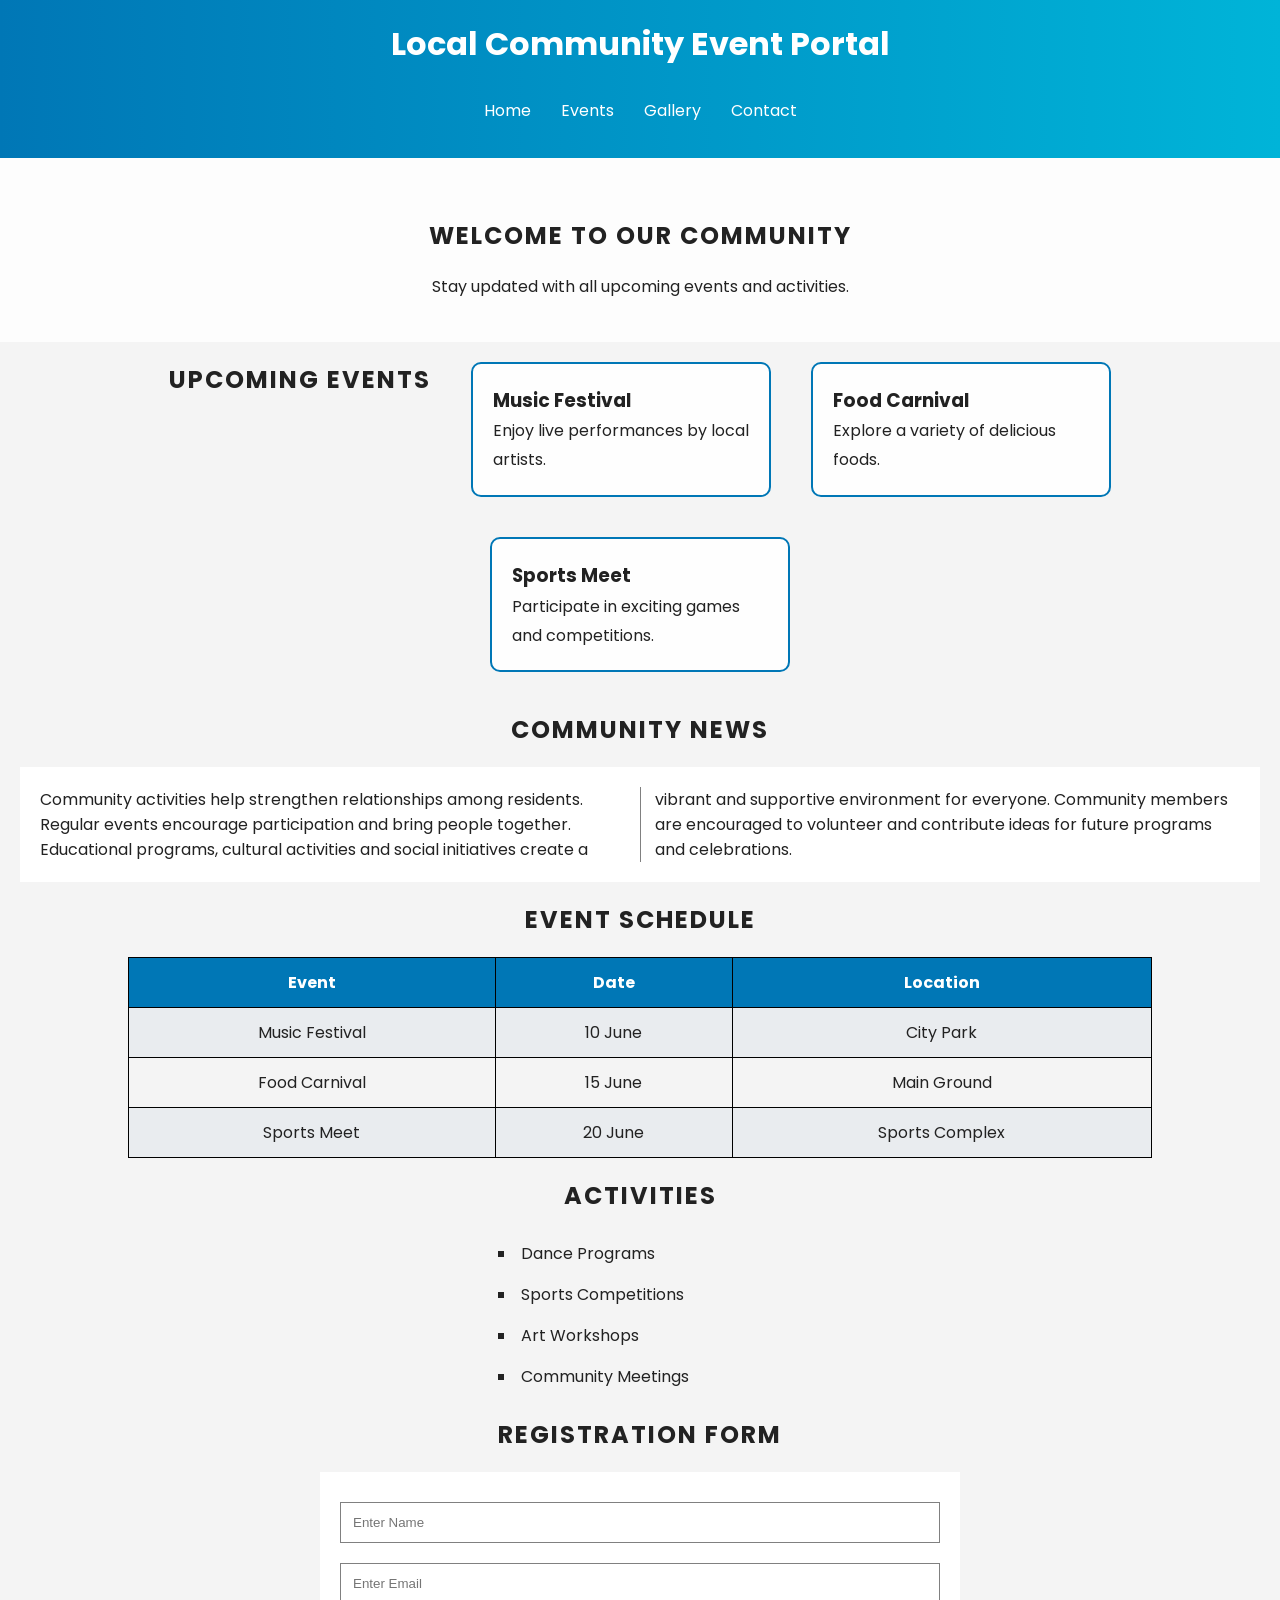
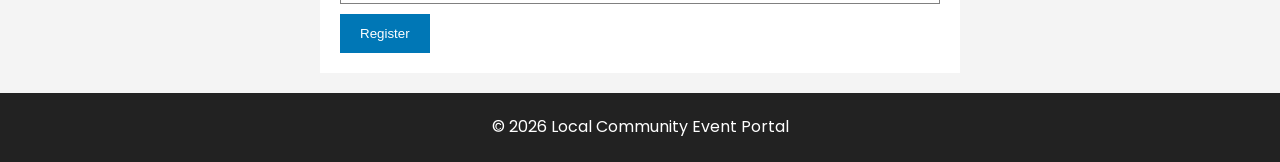
<file: M1-CSS3/index.html>
<!DOCTYPE html>
<html lang="en">
<head>
    <meta charset="UTF-8">
    <meta name="viewport" content="width=device-width, initial-scale=1.0">
    <title>Local Community Event Portal</title>
    <link rel="stylesheet" href="styles.css">
</head>
<body>

<header id="mainHeader">
    <h1>Local Community Event Portal</h1>
    <nav>
        <ul class="navMenu">
            <li><a href="#">Home</a></li>
            <li><a href="#">Events</a></li>
            <li><a href="#">Gallery</a></li>
            <li><a href="#">Contact</a></li>
        </ul>
    </nav>
</header>

<section class="banner">
    <h2>Welcome to Our Community</h2>
    <p>Stay updated with all upcoming events and activities.</p>
</section>

<section class="events">
    <h2>Upcoming Events</h2>

    <div class="eventCard">
        <h3>Music Festival</h3>
        <p>Enjoy live performances by local artists.</p>
    </div>

    <div class="eventCard">
        <h3>Food Carnival</h3>
        <p>Explore a variety of delicious foods.</p>
    </div>

    <div class="eventCard">
        <h3>Sports Meet</h3>
        <p>Participate in exciting games and competitions.</p>
    </div>
</section>

<section>
    <h2>Community News</h2>

    <div class="news">
        Community activities help strengthen relationships among residents.
        Regular events encourage participation and bring people together.
        Educational programs, cultural activities and social initiatives
        create a vibrant and supportive environment for everyone. Community
        members are encouraged to volunteer and contribute ideas for future
        programs and celebrations.
    </div>
</section>

<section>
    <h2>Event Schedule</h2>

    <table>
        <tr>
            <th>Event</th>
            <th>Date</th>
            <th>Location</th>
        </tr>

        <tr>
            <td>Music Festival</td>
            <td>10 June</td>
            <td>City Park</td>
        </tr>

        <tr>
            <td>Food Carnival</td>
            <td>15 June</td>
            <td>Main Ground</td>
        </tr>

        <tr>
            <td>Sports Meet</td>
            <td>20 June</td>
            <td>Sports Complex</td>
        </tr>
    </table>
</section>

<section>
    <h2>Activities</h2>

    <ul class="activityList">
        <li>Dance Programs</li>
        <li>Sports Competitions</li>
        <li>Art Workshops</li>
        <li>Community Meetings</li>
    </ul>
</section>

<section>
    <h2>Registration Form</h2>

    <form>
        <input type="text" placeholder="Enter Name" class="formInput">

        <input type="email" placeholder="Enter Email" class="formInput">

        <input type="submit" value="Register" class="btn">
    </form>
</section>

<footer>
    <p>© 2026 Local Community Event Portal</p>
</footer>

</body>
</html>
</file>
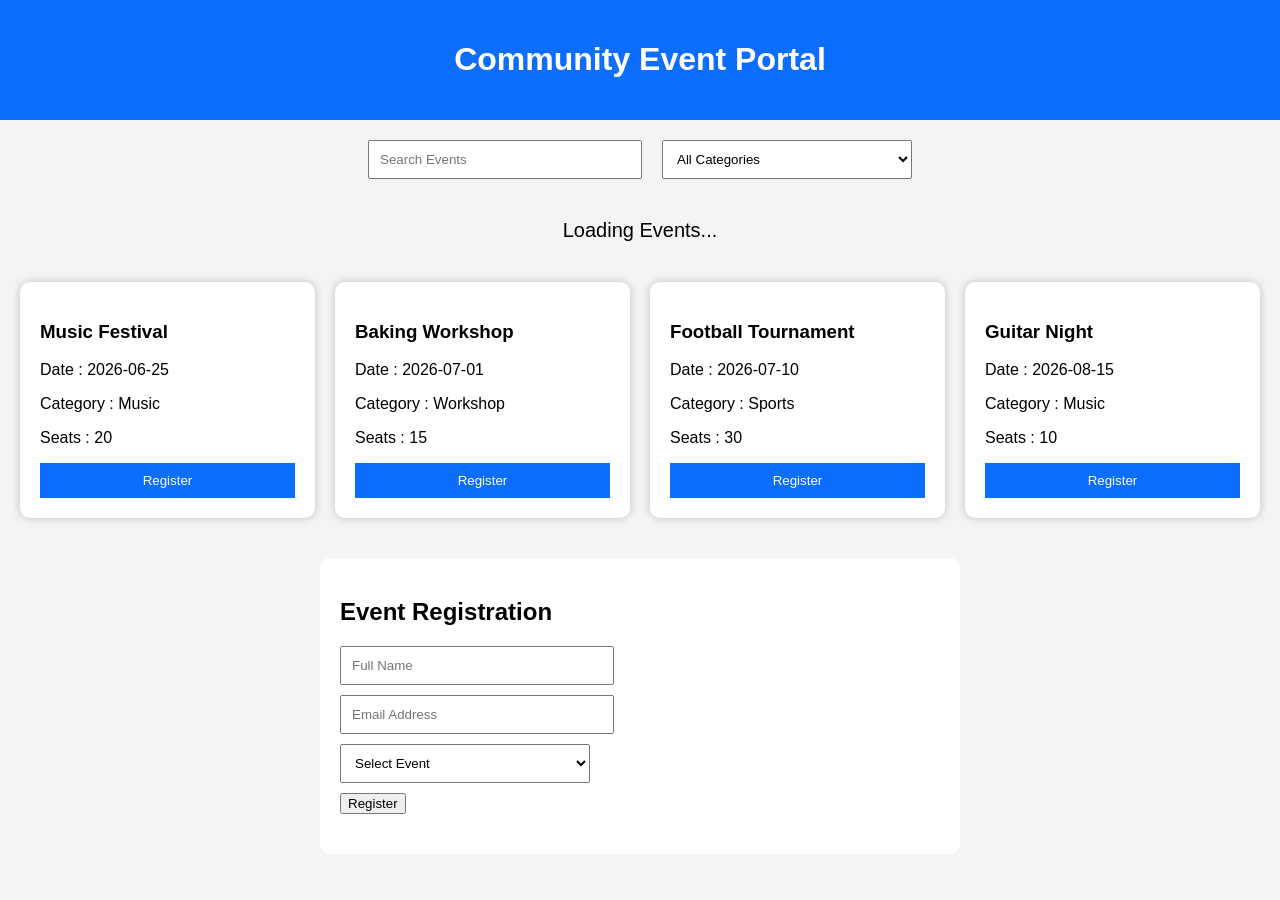
<file: M1-JavaScript/index.html>
<!DOCTYPE html>
<html lang="en">

<head>
<meta charset="UTF-8">
<meta name="viewport" content="width=device-width, initial-scale=1.0">
<title>Community Event Portal</title>
<link rel="stylesheet" href="style.css">
</head>

<body>

<header>
<h1>Community Event Portal</h1>
</header>

<section class="controls">

<input
type="text"
id="searchBox"
placeholder="Search Events">

<select id="categoryFilter">

<option value="All">All Categories</option>
<option value="Music">Music</option>
<option value="Workshop">Workshop</option>
<option value="Sports">Sports</option>

</select>

</section>

<div id="loading">
Loading Events...
</div>

<section id="eventsContainer">

</section>

<section class="form-section">

<h2>Event Registration</h2>

<form id="registrationForm">

<input
type="text"
name="name"
placeholder="Full Name">

<span class="error" id="nameError"></span>

<input
type="email"
name="email"
placeholder="Email Address">

<span class="error" id="emailError"></span>

<select name="event">

<option value="">Select Event</option>

</select>

<span class="error" id="eventError"></span>

<button type="submit" id="registerBtn">
Register
</button>

</form>

<div id="message"></div>

</section>

<script src="main.js"></script>

</body>
</html>
</file>
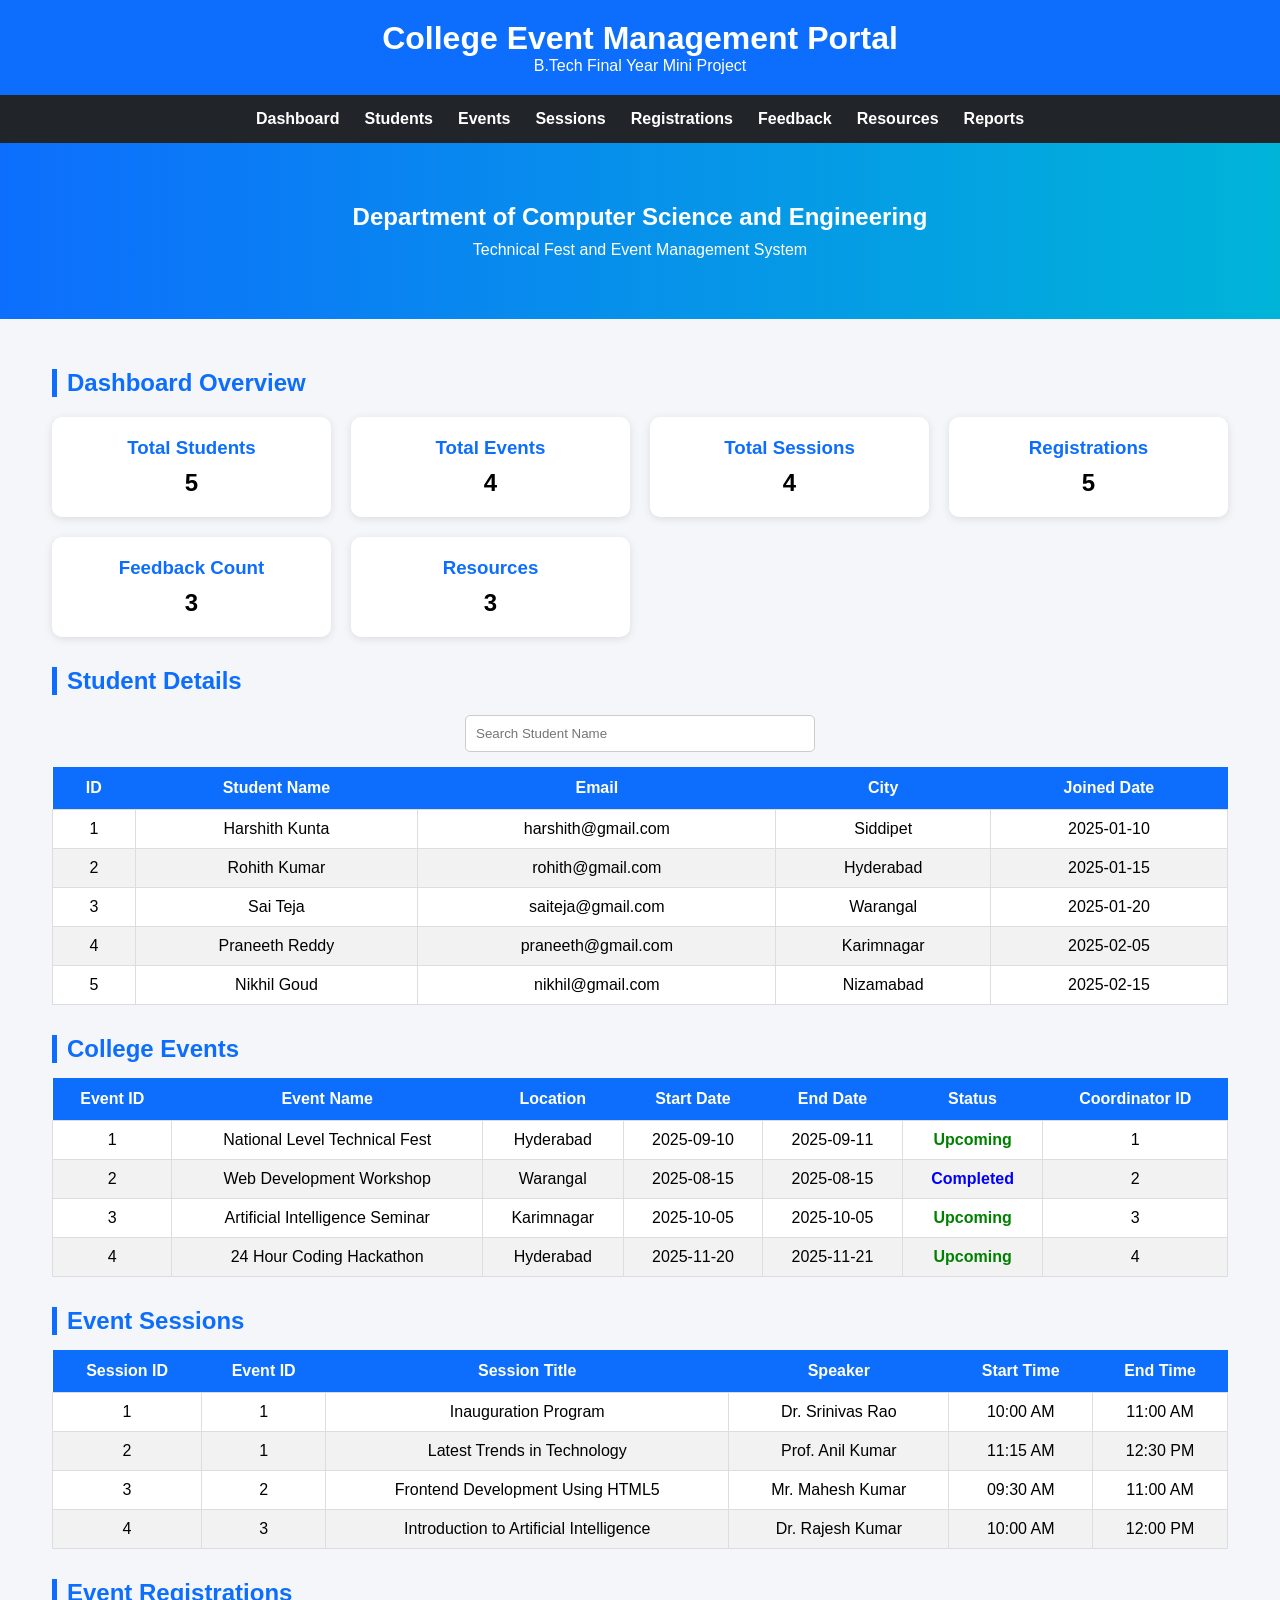
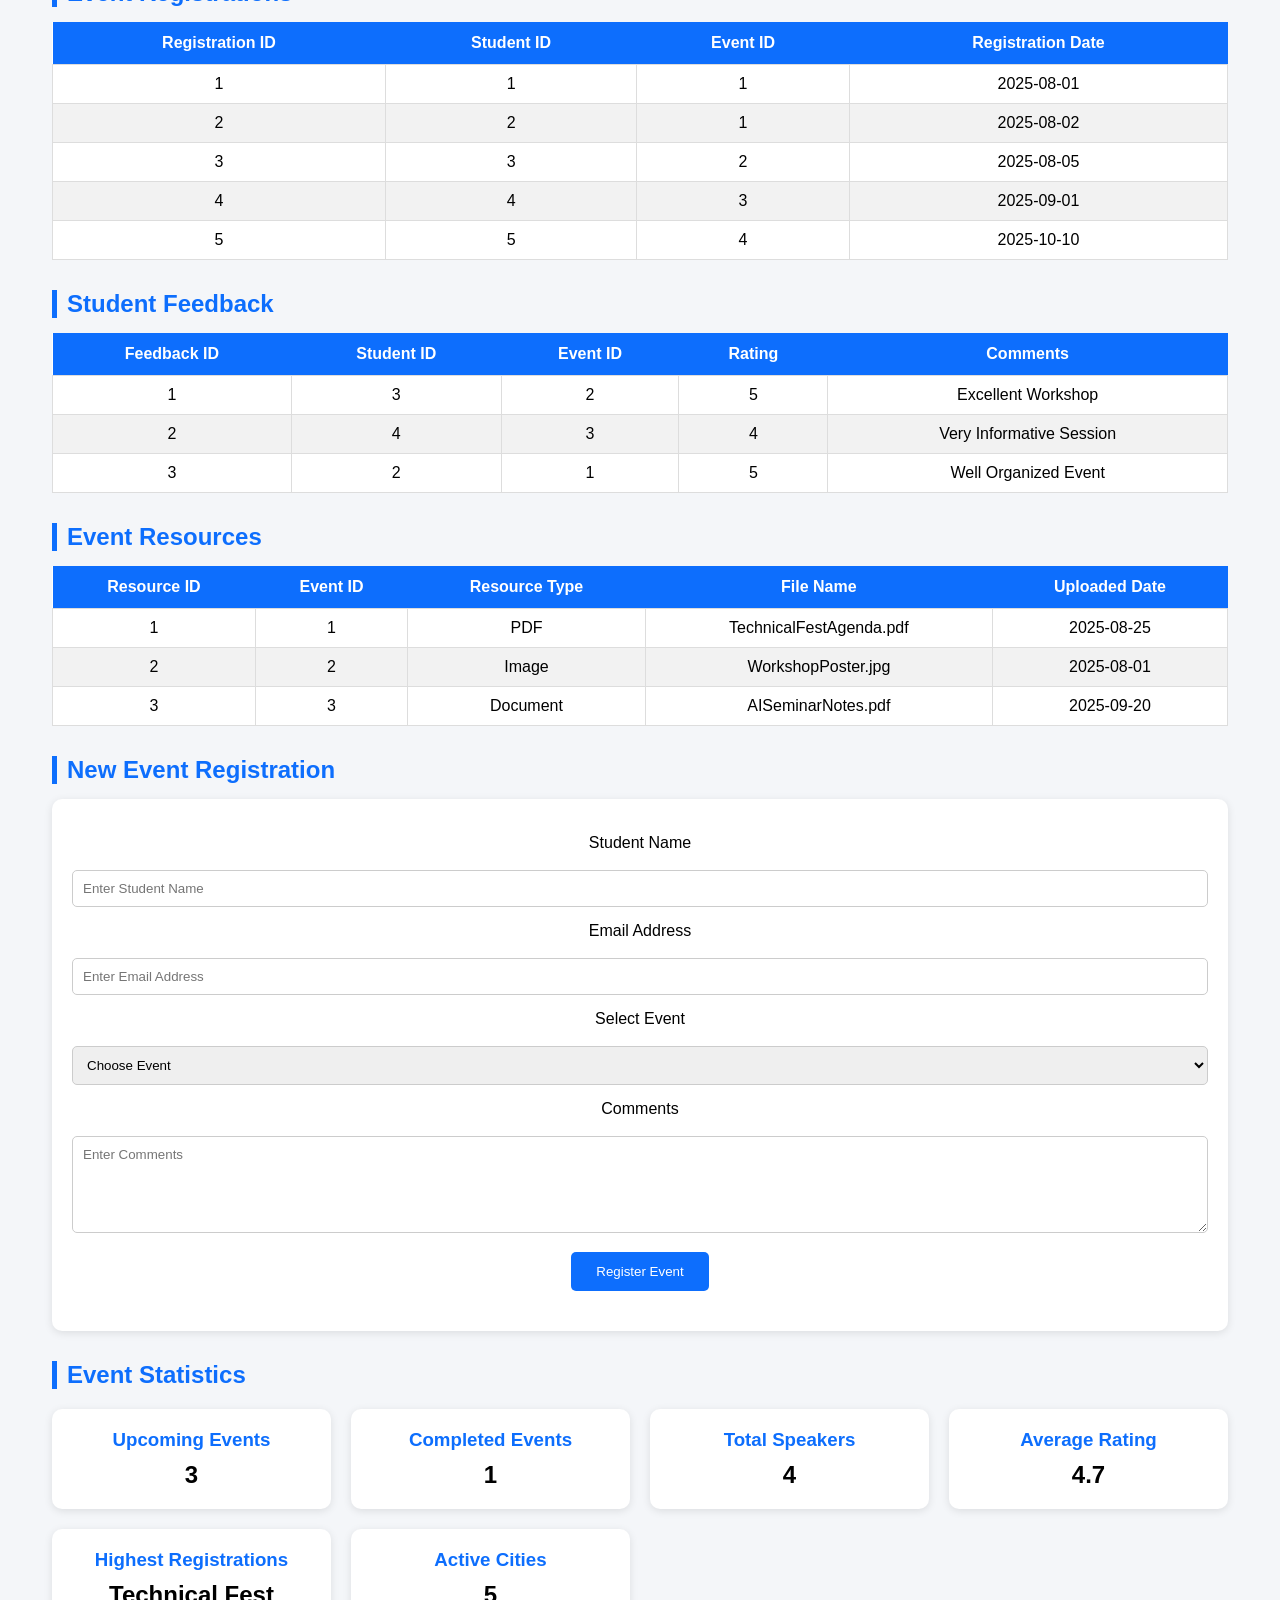
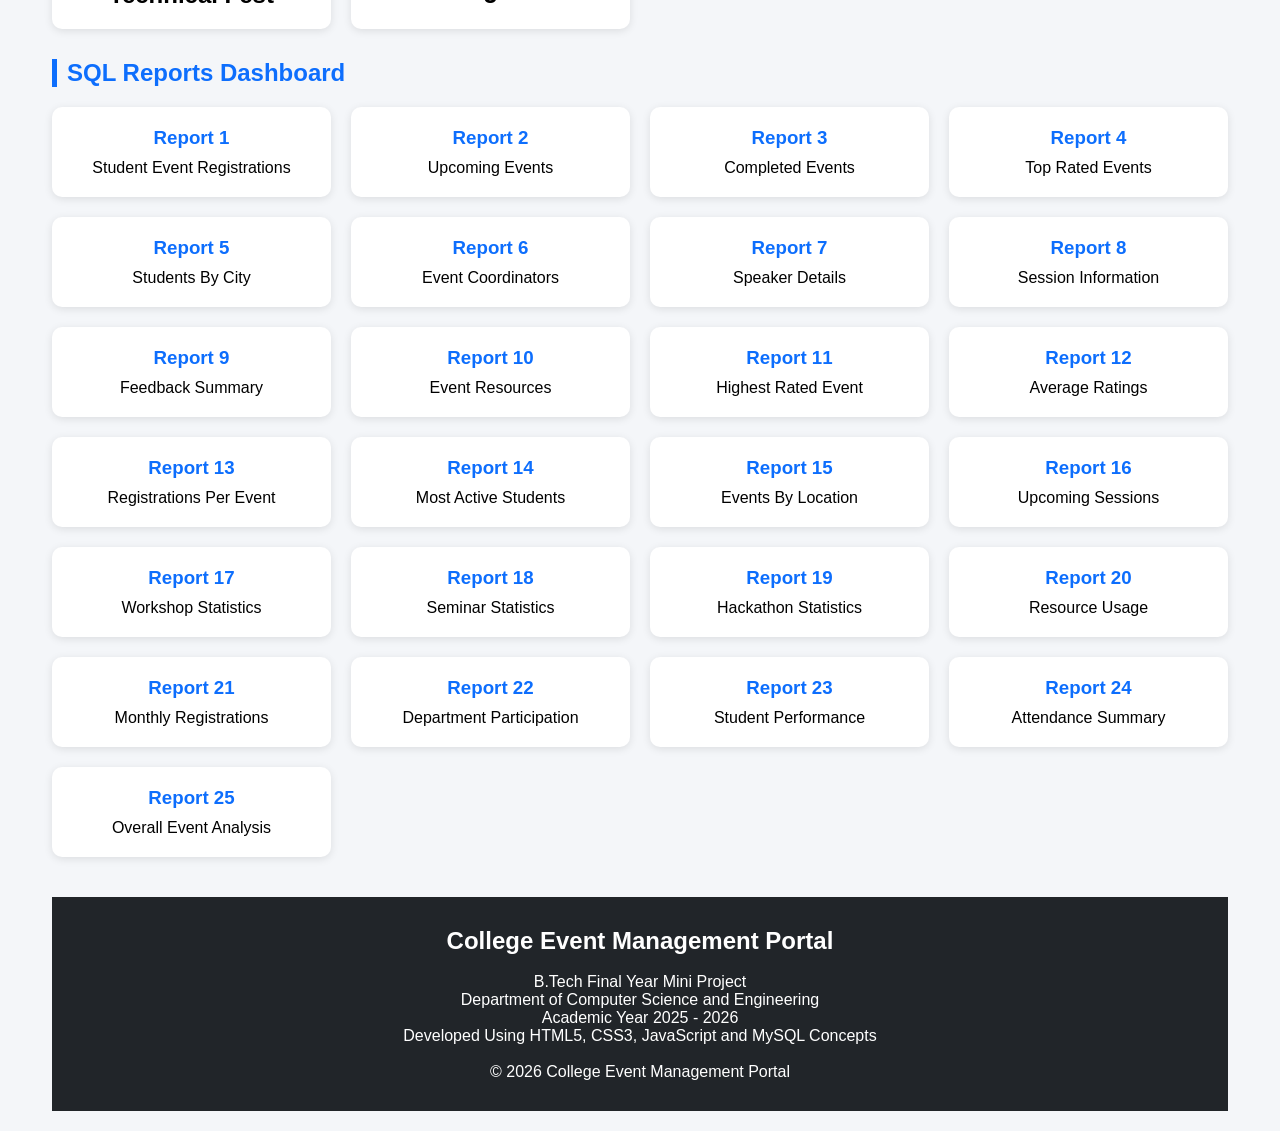
<file: M2-ANSI SQL Using MySQL Exercises/index.html>
<!DOCTYPE html>
<html lang="en">

<head>

<meta charset="UTF-8">
<meta name="viewport" content="width=device-width, initial-scale=1.0">

<title>College Event Management Portal</title>

<style>

*{
margin:0;
padding:0;
box-sizing:border-box;
font-family:Arial,sans-serif;
}

body{
background:#f4f6f9;
}

header{
background:#0d6efd;
color:white;
padding:20px;
text-align:center;
}

nav{
background:#212529;
padding:15px;
display:flex;
justify-content:center;
gap:25px;
flex-wrap:wrap;
}

nav a{
color:white;
text-decoration:none;
font-weight:bold;
}

nav a:hover{
color:yellow;
}

.hero{
background:linear-gradient(to right,#0d6efd,#00b4d8);
color:white;
text-align:center;
padding:60px 20px;
}

.hero h1{
margin-bottom:10px;
}

.container{
width:95%;
margin:auto;
padding:20px;
}

.section-title{
margin:30px 0 15px;
padding-left:10px;
border-left:5px solid #0d6efd;
color:#0d6efd;
}

.dashboard{
display:grid;
grid-template-columns:repeat(auto-fit,minmax(220px,1fr));
gap:20px;
margin-top:20px;
}

.card{
background:white;
padding:20px;
border-radius:10px;
box-shadow:0 2px 8px rgba(0,0,0,0.1);
text-align:center;
}

.card h3{
color:#0d6efd;
margin-bottom:10px;
}

.search-box{
text-align:center;
margin-top:20px;
}

.search-box input{
width:350px;
padding:10px;
border:1px solid #ccc;
border-radius:5px;
}

table{
width:100%;
border-collapse:collapse;
background:white;
margin-top:15px;
}

th{
background:#0d6efd;
color:white;
padding:12px;
}

td{
padding:10px;
border:1px solid #ddd;
text-align:center;
}

tr:nth-child(even){
background:#f2f2f2;
}

.status-upcoming{
color:green;
font-weight:bold;
}

.status-completed{
color:blue;
font-weight:bold;
}

@media(max-width:768px){

.search-box input{
width:100%;
}

table{
font-size:12px;
}

}

</style>

</head>

<body>

<header>

<h1>College Event Management Portal</h1>

<p>
B.Tech Final Year Mini Project
</p>

</header>

<nav>

<a href="#dashboard">Dashboard</a>

<a href="#users">Students</a>

<a href="#events">Events</a>

<a href="#sessions">Sessions</a>

<a href="#registrations">Registrations</a>

<a href="#feedback">Feedback</a>

<a href="#resources">Resources</a>

<a href="#reports">Reports</a>

</nav>

<section class="hero">

<h1>
Department of Computer Science and Engineering
</h1>

<p>
Technical Fest and Event Management System
</p>

</section>

<div class="container">

<section id="dashboard">

<h2 class="section-title">
Dashboard Overview
</h2>

<div class="dashboard">

<div class="card">
<h3>Total Students</h3>
<h1>5</h1>
</div>

<div class="card">
<h3>Total Events</h3>
<h1>4</h1>
</div>

<div class="card">
<h3>Total Sessions</h3>
<h1>4</h1>
</div>

<div class="card">
<h3>Registrations</h3>
<h1>5</h1>
</div>

<div class="card">
<h3>Feedback Count</h3>
<h1>3</h1>
</div>

<div class="card">
<h3>Resources</h3>
<h1>3</h1>
</div>

</div>

</section>

<section id="users">

<h2 class="section-title">
Student Details
</h2>

<div class="search-box">

<input
type="text"
id="userSearch"
placeholder="Search Student Name">

</div>

<table id="usersTable">

<thead>

<tr>

<th>ID</th>
<th>Student Name</th>
<th>Email</th>
<th>City</th>
<th>Joined Date</th>

</tr>

</thead>

<tbody>

<tr>
<td>1</td>
<td>Harshith Kunta</td>
<td>harshith@gmail.com</td>
<td>Siddipet</td>
<td>2025-01-10</td>
</tr>

<tr>
<td>2</td>
<td>Rohith Kumar</td>
<td>rohith@gmail.com</td>
<td>Hyderabad</td>
<td>2025-01-15</td>
</tr>

<tr>
<td>3</td>
<td>Sai Teja</td>
<td>saiteja@gmail.com</td>
<td>Warangal</td>
<td>2025-01-20</td>
</tr>

<tr>
<td>4</td>
<td>Praneeth Reddy</td>
<td>praneeth@gmail.com</td>
<td>Karimnagar</td>
<td>2025-02-05</td>
</tr>

<tr>
<td>5</td>
<td>Nikhil Goud</td>
<td>nikhil@gmail.com</td>
<td>Nizamabad</td>
<td>2025-02-15</td>
</tr>

</tbody>

</table>

</section>

<section id="events">

<h2 class="section-title">
College Events
</h2>

<table>

<thead>

<tr>

<th>Event ID</th>
<th>Event Name</th>
<th>Location</th>
<th>Start Date</th>
<th>End Date</th>
<th>Status</th>
<th>Coordinator ID</th>

</tr>

</thead>

<tbody>

<tr>

<td>1</td>
<td>National Level Technical Fest</td>
<td>Hyderabad</td>
<td>2025-09-10</td>
<td>2025-09-11</td>
<td class="status-upcoming">
Upcoming
</td>
<td>1</td>

</tr>

<tr>

<td>2</td>
<td>Web Development Workshop</td>
<td>Warangal</td>
<td>2025-08-15</td>
<td>2025-08-15</td>
<td class="status-completed">
Completed
</td>
<td>2</td>

</tr>

<tr>

<td>3</td>
<td>Artificial Intelligence Seminar</td>
<td>Karimnagar</td>
<td>2025-10-05</td>
<td>2025-10-05</td>
<td class="status-upcoming">
Upcoming
</td>
<td>3</td>

</tr>

<tr>

<td>4</td>
<td>24 Hour Coding Hackathon</td>
<td>Hyderabad</td>
<td>2025-11-20</td>
<td>2025-11-21</td>
<td class="status-upcoming">
Upcoming
</td>
<td>4</td>

</tr>

</tbody>

</table>

</section>
<section id="sessions">

<h2 class="section-title">
Event Sessions
</h2>

<table>

<thead>

<tr>

<th>Session ID</th>
<th>Event ID</th>
<th>Session Title</th>
<th>Speaker</th>
<th>Start Time</th>
<th>End Time</th>

</tr>

</thead>

<tbody>

<tr>
<td>1</td>
<td>1</td>
<td>Inauguration Program</td>
<td>Dr. Srinivas Rao</td>
<td>10:00 AM</td>
<td>11:00 AM</td>
</tr>

<tr>
<td>2</td>
<td>1</td>
<td>Latest Trends in Technology</td>
<td>Prof. Anil Kumar</td>
<td>11:15 AM</td>
<td>12:30 PM</td>
</tr>

<tr>
<td>3</td>
<td>2</td>
<td>Frontend Development Using HTML5</td>
<td>Mr. Mahesh Kumar</td>
<td>09:30 AM</td>
<td>11:00 AM</td>
</tr>

<tr>
<td>4</td>
<td>3</td>
<td>Introduction to Artificial Intelligence</td>
<td>Dr. Rajesh Kumar</td>
<td>10:00 AM</td>
<td>12:00 PM</td>
</tr>

</tbody>

</table>

</section>

<section id="registrations">

<h2 class="section-title">
Event Registrations
</h2>

<table>

<thead>

<tr>

<th>Registration ID</th>
<th>Student ID</th>
<th>Event ID</th>
<th>Registration Date</th>

</tr>

</thead>

<tbody>

<tr>
<td>1</td>
<td>1</td>
<td>1</td>
<td>2025-08-01</td>
</tr>

<tr>
<td>2</td>
<td>2</td>
<td>1</td>
<td>2025-08-02</td>
</tr>

<tr>
<td>3</td>
<td>3</td>
<td>2</td>
<td>2025-08-05</td>
</tr>

<tr>
<td>4</td>
<td>4</td>
<td>3</td>
<td>2025-09-01</td>
</tr>

<tr>
<td>5</td>
<td>5</td>
<td>4</td>
<td>2025-10-10</td>
</tr>

</tbody>

</table>

</section>

<section id="feedback">

<h2 class="section-title">
Student Feedback
</h2>

<table>

<thead>

<tr>

<th>Feedback ID</th>
<th>Student ID</th>
<th>Event ID</th>
<th>Rating</th>
<th>Comments</th>

</tr>

</thead>

<tbody>

<tr>
<td>1</td>
<td>3</td>
<td>2</td>
<td>5</td>
<td>Excellent Workshop</td>
</tr>

<tr>
<td>2</td>
<td>4</td>
<td>3</td>
<td>4</td>
<td>Very Informative Session</td>
</tr>

<tr>
<td>3</td>
<td>2</td>
<td>1</td>
<td>5</td>
<td>Well Organized Event</td>
</tr>

</tbody>

</table>

</section>

<section id="resources">

<h2 class="section-title">
Event Resources
</h2>

<table>

<thead>

<tr>

<th>Resource ID</th>
<th>Event ID</th>
<th>Resource Type</th>
<th>File Name</th>
<th>Uploaded Date</th>

</tr>

</thead>

<tbody>

<tr>
<td>1</td>
<td>1</td>
<td>PDF</td>
<td>TechnicalFestAgenda.pdf</td>
<td>2025-08-25</td>
</tr>

<tr>
<td>2</td>
<td>2</td>
<td>Image</td>
<td>WorkshopPoster.jpg</td>
<td>2025-08-01</td>
</tr>

<tr>
<td>3</td>
<td>3</td>
<td>Document</td>
<td>AISeminarNotes.pdf</td>
<td>2025-09-20</td>
</tr>

</tbody>

</table>

</section>

<section id="registrationForm">

<h2 class="section-title">
New Event Registration
</h2>

<div class="card">

<form id="eventForm">

<div style="margin:15px 0;">

<label>
Student Name
</label>

<br><br>

<input
type="text"
id="fullName"
placeholder="Enter Student Name"
style="
width:100%;
padding:10px;
border:1px solid #ccc;
border-radius:5px;">

</div>

<div style="margin:15px 0;">

<label>
Email Address
</label>

<br><br>

<input
type="email"
id="email"
placeholder="Enter Email Address"
style="
width:100%;
padding:10px;
border:1px solid #ccc;
border-radius:5px;">

</div>

<div style="margin:15px 0;">

<label>
Select Event
</label>

<br><br>

<select
id="eventSelect"
style="
width:100%;
padding:10px;
border:1px solid #ccc;
border-radius:5px;">

<option value="">
Choose Event
</option>

<option>
National Level Technical Fest
</option>

<option>
Web Development Workshop
</option>

<option>
Artificial Intelligence Seminar
</option>

<option>
24 Hour Coding Hackathon
</option>

</select>

</div>

<div style="margin:15px 0;">

<label>
Comments
</label>

<br><br>

<textarea
id="comments"
rows="5"
placeholder="Enter Comments"
style="
width:100%;
padding:10px;
border:1px solid #ccc;
border-radius:5px;">
</textarea>

</div>

<button
type="submit"
style="
background:#0d6efd;
color:white;
border:none;
padding:12px 25px;
cursor:pointer;
border-radius:5px;">

Register Event

</button>

</form>

<div
id="message"
style="
margin-top:20px;
font-weight:bold;">
</div>

</div>

</section>

<section id="statistics">

<h2 class="section-title">
Event Statistics
</h2>

<div class="dashboard">

<div class="card">
<h3>Upcoming Events</h3>
<h1>3</h1>
</div>

<div class="card">
<h3>Completed Events</h3>
<h1>1</h1>
</div>

<div class="card">
<h3>Total Speakers</h3>
<h1>4</h1>
</div>

<div class="card">
<h3>Average Rating</h3>
<h1>4.7</h1>
</div>

<div class="card">
<h3>Highest Registrations</h3>
<h1>Technical Fest</h1>
</div>

<div class="card">
<h3>Active Cities</h3>
<h1>5</h1>
</div>

</div>

</section>
<section id="reports">

<h2 class="section-title">
SQL Reports Dashboard
</h2>

<div class="dashboard">

<div class="card"><h3>Report 1</h3><p>Student Event Registrations</p></div>
<div class="card"><h3>Report 2</h3><p>Upcoming Events</p></div>
<div class="card"><h3>Report 3</h3><p>Completed Events</p></div>
<div class="card"><h3>Report 4</h3><p>Top Rated Events</p></div>
<div class="card"><h3>Report 5</h3><p>Students By City</p></div>
<div class="card"><h3>Report 6</h3><p>Event Coordinators</p></div>
<div class="card"><h3>Report 7</h3><p>Speaker Details</p></div>
<div class="card"><h3>Report 8</h3><p>Session Information</p></div>
<div class="card"><h3>Report 9</h3><p>Feedback Summary</p></div>
<div class="card"><h3>Report 10</h3><p>Event Resources</p></div>
<div class="card"><h3>Report 11</h3><p>Highest Rated Event</p></div>
<div class="card"><h3>Report 12</h3><p>Average Ratings</p></div>
<div class="card"><h3>Report 13</h3><p>Registrations Per Event</p></div>
<div class="card"><h3>Report 14</h3><p>Most Active Students</p></div>
<div class="card"><h3>Report 15</h3><p>Events By Location</p></div>
<div class="card"><h3>Report 16</h3><p>Upcoming Sessions</p></div>
<div class="card"><h3>Report 17</h3><p>Workshop Statistics</p></div>
<div class="card"><h3>Report 18</h3><p>Seminar Statistics</p></div>
<div class="card"><h3>Report 19</h3><p>Hackathon Statistics</p></div>
<div class="card"><h3>Report 20</h3><p>Resource Usage</p></div>
<div class="card"><h3>Report 21</h3><p>Monthly Registrations</p></div>
<div class="card"><h3>Report 22</h3><p>Department Participation</p></div>
<div class="card"><h3>Report 23</h3><p>Student Performance</p></div>
<div class="card"><h3>Report 24</h3><p>Attendance Summary</p></div>
<div class="card"><h3>Report 25</h3><p>Overall Event Analysis</p></div>

</div>

</section>

<footer
style="
background:#212529;
color:white;
text-align:center;
padding:30px;
margin-top:40px;">

<h2>
College Event Management Portal
</h2>

<br>

<p>
B.Tech Final Year Mini Project
</p>

<p>
Department of Computer Science and Engineering
</p>

<p>
Academic Year 2025 - 2026
</p>

<p>
Developed Using HTML5, CSS3, JavaScript and MySQL Concepts
</p>

<br>

<p>
© 2026 College Event Management Portal
</p>

</footer>

</div>

<script>

const searchBox =
document.getElementById("userSearch");

searchBox.addEventListener(
"keyup",
function(){

let filter =
this.value.toUpperCase();

let table =
document.getElementById("usersTable");

let rows =
table.getElementsByTagName("tr");

for(
let i = 1;
i < rows.length;
i++
){

let nameCell =
rows[i].getElementsByTagName("td")[1];

if(nameCell){

let value =
nameCell.textContent ||
nameCell.innerText;

if(
value.toUpperCase()
.indexOf(filter) > -1
){

rows[i].style.display = "";

}
else{

rows[i].style.display = "none";

}

}

}

}
);

const form =
document.getElementById("eventForm");

form.addEventListener(
"submit",
function(e){

e.preventDefault();

let studentName =
document.getElementById("fullName").value;

let email =
document.getElementById("email").value;

let eventName =
document.getElementById("eventSelect").value;

let message =
document.getElementById("message");

if(
studentName === "" ||
email === "" ||
eventName === ""
){

message.style.color = "red";

message.innerHTML =
"Please fill all fields";

return;

}

message.style.color = "green";

message.innerHTML =
"Registration Successful";

updateRegistrations();

form.reset();

}
);

function updateRegistrations(){

let dashboardValues =
document.querySelectorAll(".card h1");

let currentRegistrations =
parseInt(
dashboardValues[3].innerHTML
);

dashboardValues[3].innerHTML =
currentRegistrations + 1;

}

function sortStudents(){

let table =
document.getElementById(
"usersTable"
);

let switching = true;

while(switching){

switching = false;

let rows =
table.rows;

for(
let i = 1;
i < rows.length - 1;
i++
){

let shouldSwitch =
false;

let first =
rows[i]
.getElementsByTagName("td")[1];

let second =
rows[i+1]
.getElementsByTagName("td")[1];

if(
first.innerHTML
.toLowerCase() >
second.innerHTML
.toLowerCase()
){

shouldSwitch = true;

break;

}

}

if(shouldSwitch){

rows[i]
.parentNode
.insertBefore(
rows[i+1],
rows[i]
);

switching = true;

}

}

}

window.onload =
function(){

sortStudents();

console.log(
"College Event Management Portal Loaded"
);

};

const events = [

"National Level Technical Fest",
"Web Development Workshop",
"Artificial Intelligence Seminar",
"24 Hour Coding Hackathon"

];

events.forEach(
event =>
console.log(event)
);

const projectStatistics = {

students:5,
events:4,
sessions:4,
registrations:5,
feedback:3,
resources:3

};

console.log(
projectStatistics
);

</script>

</body>
</html>
</file>
<file: M1-CSS3/styles.css>
@import url('https://fonts.googleapis.com/css2?family=Poppins:wght@300;400;600&display=swap');

*{
    margin:0;
    padding:0;
    box-sizing:border-box;
}

body{
    font-family:'Poppins',sans-serif;
    background:#f4f4f4 url("https://images.unsplash.com/photo-1511578314322-379afb476865?q=80&w=1200") no-repeat center center fixed;
    background-size:cover;
    color:#222;
}

#mainHeader{
    background:linear-gradient(to right,#0077b6,#00b4d8);
    color:white;
    text-align:center;
    padding:20px;
}

h2{
    text-align:center;
    margin:20px;
    text-transform:uppercase;
    letter-spacing:2px;
}

h3,p{
    line-height:1.8;
}

.navMenu{
    list-style:none;
    display:flex;
    justify-content:center;
    margin-top:15px;
}

.navMenu li{
    margin:10px;
    padding:5px;
}

a:link{
    color:white;
    text-decoration:none;
}

a:visited{
    color:#d9f99d;
}

a:hover{
    color:yellow;
}

a:active{
    color:red;
}

.banner{
    text-align:center;
    padding:40px;
    background:rgba(255,255,255,0.8);
}

.events{
    display:flex;
    justify-content:center;
    flex-wrap:wrap;
}

.eventCard{
    width:300px;
    margin:20px;
    padding:20px;
    border:2px solid #0077b6;
    background:rgba(255,255,255,0.9);
    border-radius:10px;
}

.news{
    column-count:2;
    column-gap:30px;
    column-rule:1px solid gray;
    margin:20px;
    padding:20px;
    background:white;
}

table{
    width:80%;
    margin:20px auto;
    border-collapse:collapse;
    text-align:center;
}

th{
    background:#0077b6;
    color:white;
}

th,td{
    border:1px solid black;
    padding:12px;
}

tr:nth-child(even){
    background:#e9ecef;
}

.activityList{
    width:300px;
    margin:20px auto;
    list-style-type:square;
    list-style-position:inside;
}

.activityList li{
    padding:8px;
}

form{
    width:50%;
    margin:20px auto;
    background:white;
    padding:20px;
}

.formInput{
    width:100%;
    padding:12px;
    margin:10px 0;
    border:1px solid gray;
}

.formInput:focus{
    outline:3px solid orange;
}

.btn{
    background:#0077b6;
    color:white;
    border:none;
    padding:12px 20px;
    cursor:pointer;
}

.btn:hover{
    background:#023e8a;
}

footer{
    text-align:center;
    background:#222;
    color:white;
    padding:20px;
    margin-top:20px;
}

@media screen and (max-width:768px){

    .navMenu{
        flex-direction:column;
        align-items:center;
    }

    .events{
        flex-direction:column;
        align-items:center;
    }

    .eventCard{
        width:90%;
    }

    .news{
        column-count:1;
    }

    form{
        width:90%;
    }

    h1{
        font-size:6vw;
    }

    h2{
        font-size:5vw;
    }
}
</file>
<file: M1-JavaScript/style.css>
body{
font-family:Arial,sans-serif;
margin:0;
background:#f4f4f4;
}

header{
background:#0d6efd;
color:white;
padding:20px;
text-align:center;
}

.controls{
display:flex;
justify-content:center;
gap:20px;
padding:20px;
flex-wrap:wrap;
}

input,select{
padding:10px;
width:250px;
}

#eventsContainer{
display:grid;
grid-template-columns:repeat(auto-fit,minmax(250px,1fr));
gap:20px;
padding:20px;
}

.card{
background:white;
padding:20px;
border-radius:10px;
box-shadow:0 0 10px rgba(0,0,0,0.2);
}

.card button{
background:#0d6efd;
color:white;
border:none;
padding:10px;
cursor:pointer;
width:100%;
}

.form-section{
background:white;
max-width:600px;
margin:20px auto;
padding:20px;
border-radius:10px;
}

.error{
color:red;
display:block;
margin-bottom:10px;
}

#loading{
text-align:center;
padding:20px;
font-size:20px;
}

#message{
margin-top:20px;
font-weight:bold;
}
</file>
